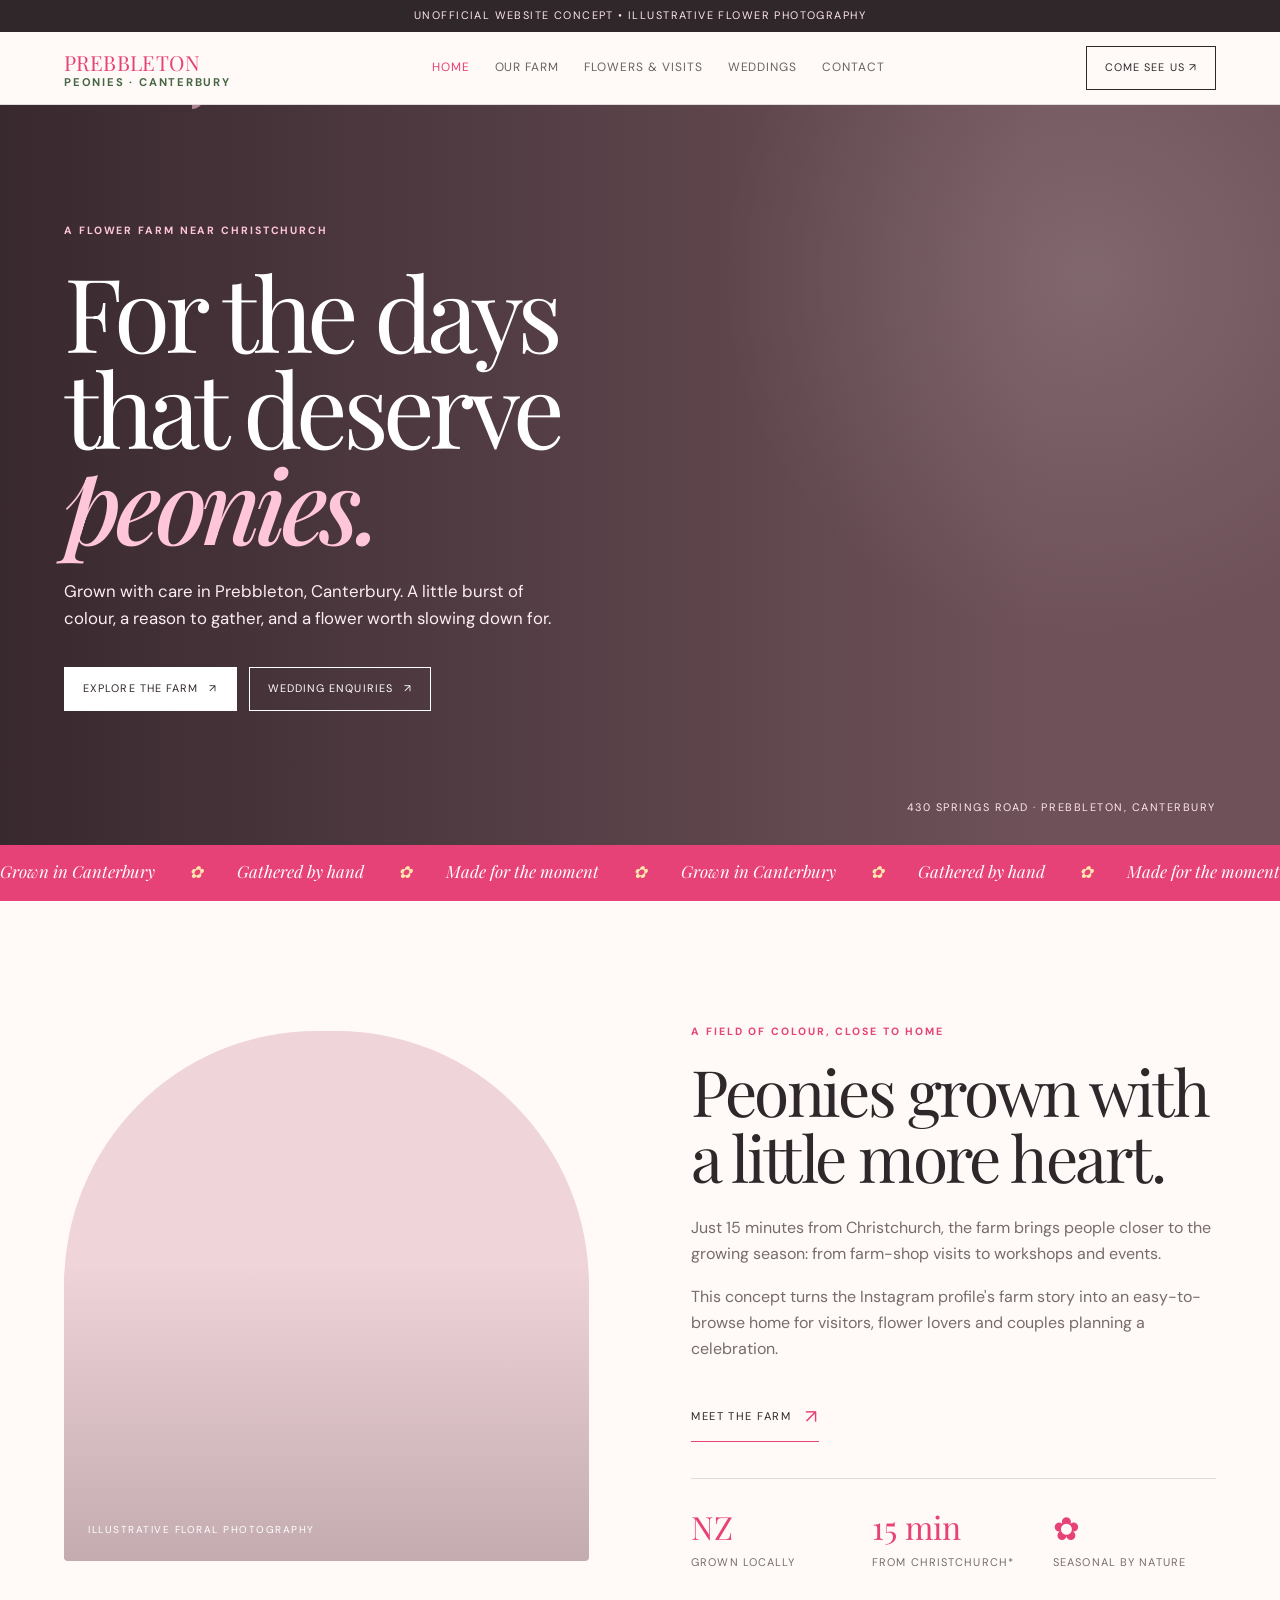
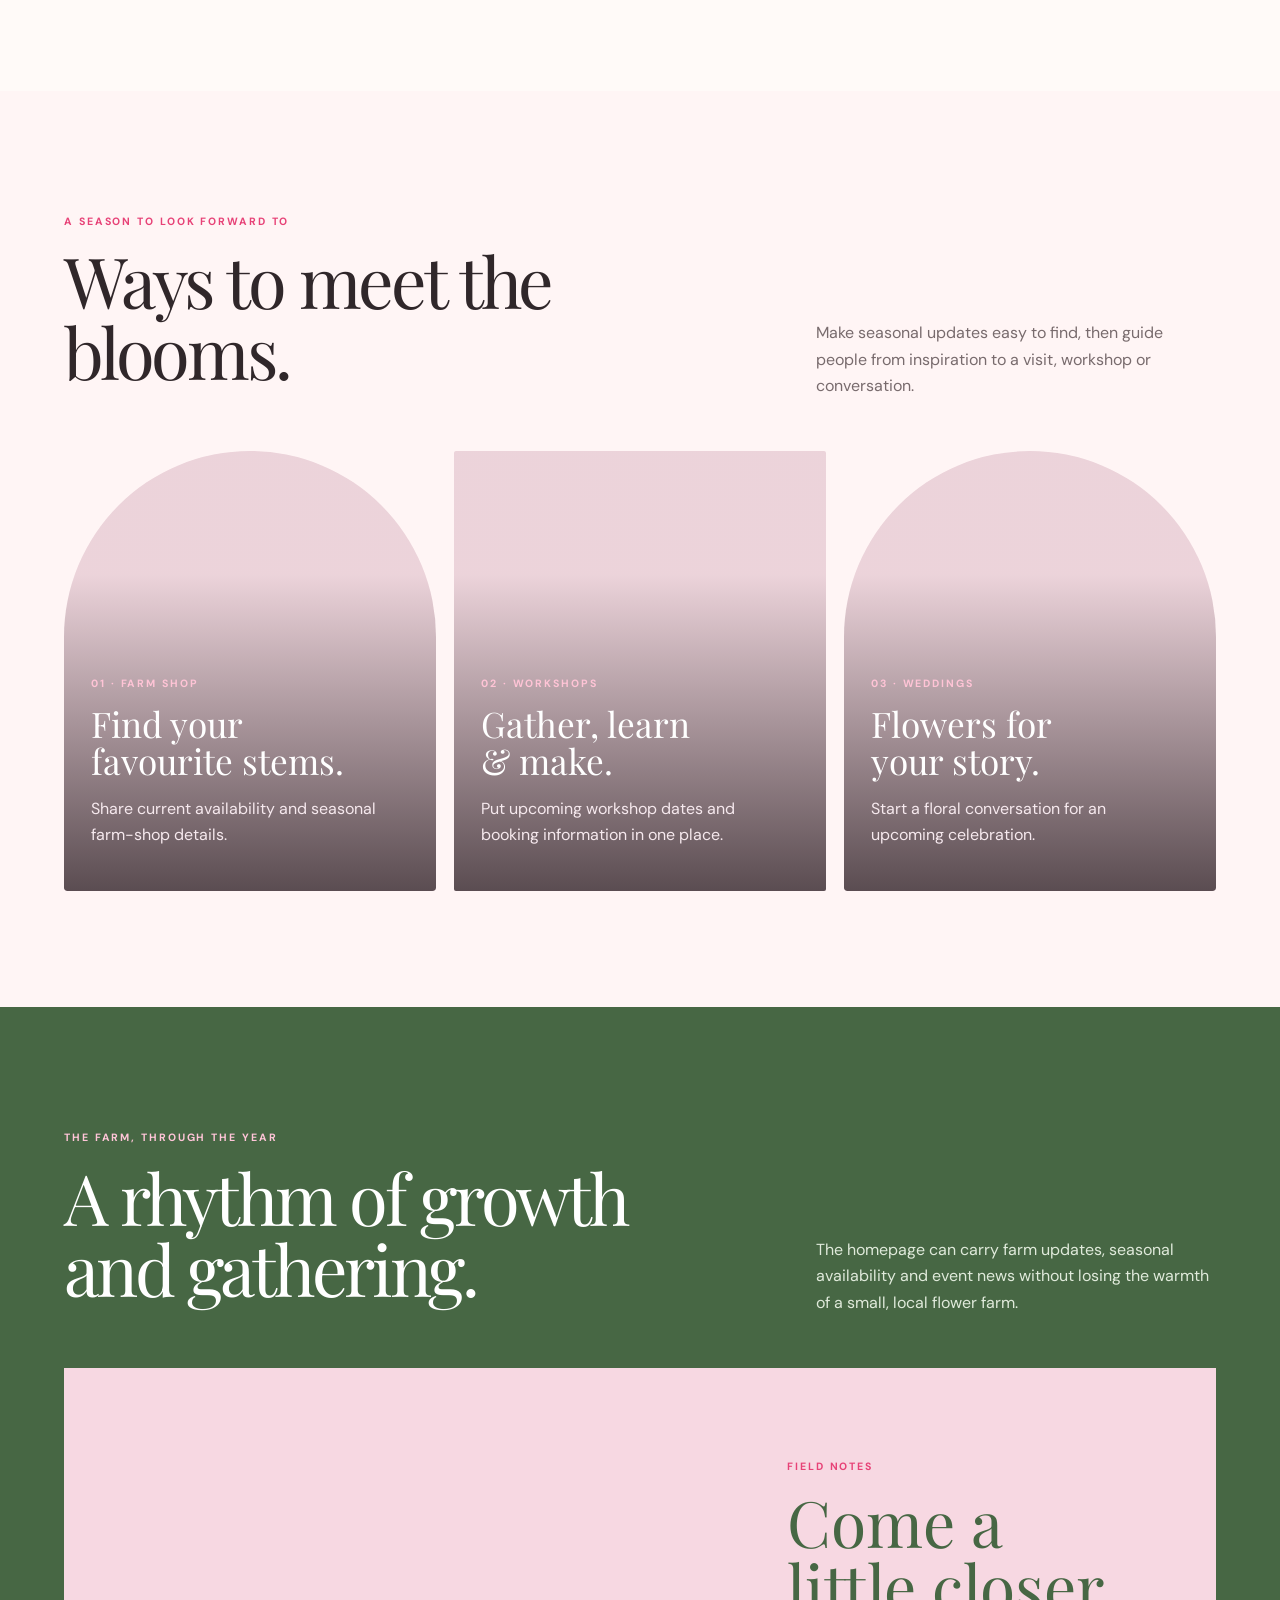
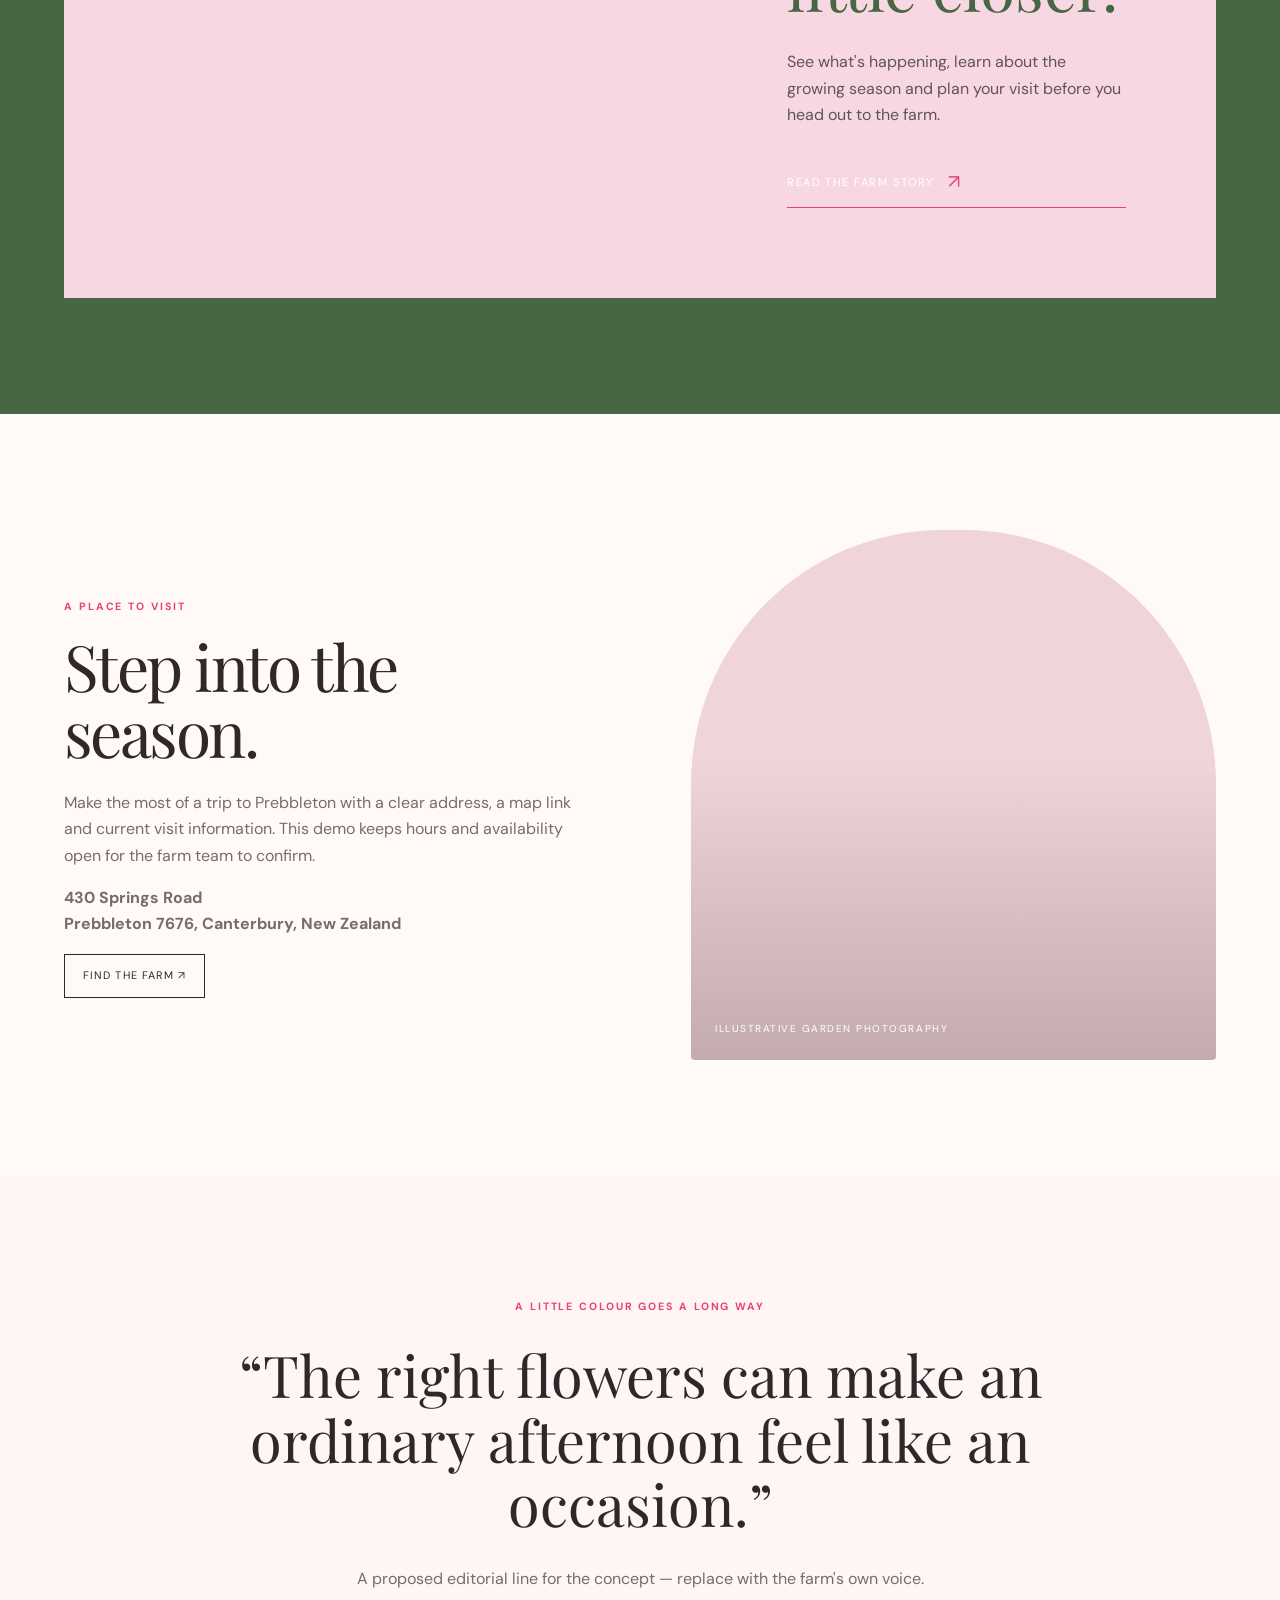
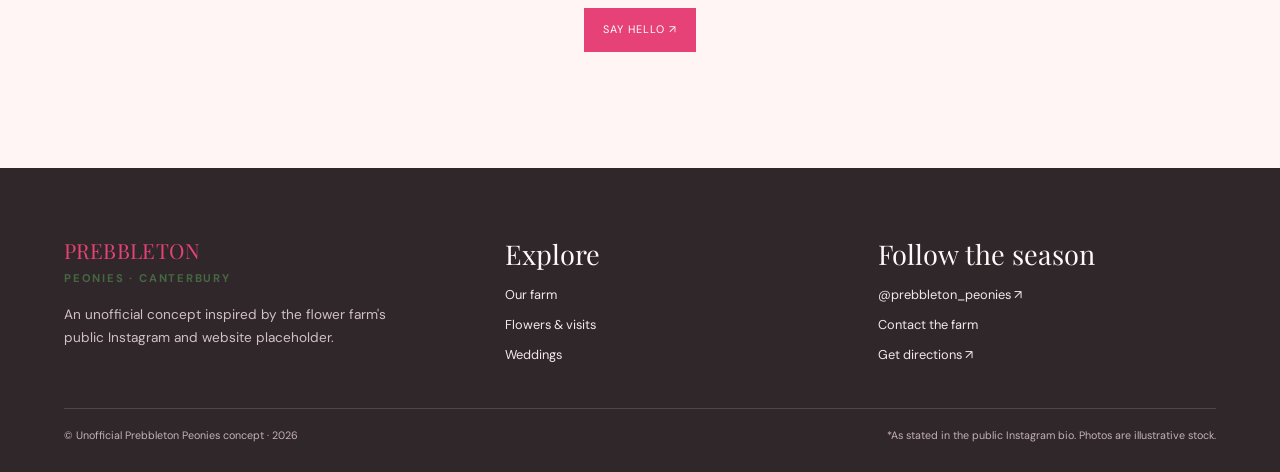
<file: index.html>
<!doctype html><html lang="en"><head><meta charset="utf-8"><meta name="viewport" content="width=device-width,initial-scale=1"><meta name="description" content="An unofficial website concept for Prebbleton Peonies flower farm in Canterbury, New Zealand."><title>Prebbleton Peonies — Grown close to home</title><link rel="stylesheet" href="style.css"></head><body><div class="read-progress"></div><div class="concept-note">Unofficial website concept • illustrative flower photography</div><header class="site-header"><div class="nav-wrap"><a class="brand" href="index.html"><b>PREBBLETON</b>PEONIES · CANTERBURY</a><button class="menu-toggle" aria-label="Open menu" aria-expanded="false">☰</button><nav class="site-nav"><a href="index.html" aria-current="page">Home</a><a href="farm.html">Our farm</a><a href="flowers.html">Flowers & visits</a><a href="weddings.html">Weddings</a><a href="contact.html">Contact</a></nav><a class="nav-cta" href="flowers.html">Come see us ↗</a></div></header><main><section class="hero"><i class="petal"></i><i class="petal"></i><i class="petal"></i><div class="hero-inner"><span class="eyebrow" style="color:#ffc5d8">A flower farm near Christchurch</span><h1 class="display">For the days<br>that deserve<br><em>peonies.</em></h1><p class="hero-copy">Grown with care in Prebbleton, Canterbury. A little burst of colour, a reason to gather, and a flower worth slowing down for.</p><div class="hero-actions"><a class="button button--light" href="flowers.html">Explore the farm <span>↗</span></a><a class="button" style="border-color:#fff;color:#fff" href="weddings.html">Wedding enquiries <span>↗</span></a></div></div><div class="hero-meta">430 Springs Road · Prebbleton, Canterbury</div></section><div class="ticker"><div class="ticker-track"><span>Grown in Canterbury</span><span>Gathered by hand</span><span>Made for the moment</span><span>Grown in Canterbury</span><span>Gathered by hand</span><span>Made for the moment</span></div></div><section class="section"><div class="split"><div class="photo photo--field" data-reveal><span class="photo-note">Illustrative floral photography</span></div><div class="content" data-reveal><span class="eyebrow">A field of colour, close to home</span><h2>Peonies grown with a little more heart.</h2><p>Just 15 minutes from Christchurch, the farm brings people closer to the growing season: from farm-shop visits to workshops and events.</p><p>This concept turns the Instagram profile's farm story into an easy-to-browse home for visitors, flower lovers and couples planning a celebration.</p><a class="text-link" href="farm.html">Meet the farm <span>↗</span></a><div class="stats"><div class="stat"><strong>NZ</strong><span>Grown locally</span></div><div class="stat"><strong>15 min</strong><span>From Christchurch*</span></div><div class="stat"><strong>✿</strong><span>Seasonal by nature</span></div></div></div></div></section><section class="section section--cream"><div class="section-head" data-reveal><div><span class="eyebrow">A season to look forward to</span><h2>Ways to meet the blooms.</h2></div><p>Make seasonal updates easy to find, then guide people from inspiration to a visit, workshop or conversation.</p></div><div class="cards"><a class="card card--round" style="--image:url('https://images.unsplash.com/photo-1490750967868-88aa4486c946?auto=format&fit=crop&w=900&q=85')" href="flowers.html" data-reveal><div class="card-body"><span class="eyebrow">01 · Farm shop</span><h3>Find your<br>favourite stems.</h3><p>Share current availability and seasonal farm-shop details.</p></div></a><a class="card" style="--image:url('https://images.unsplash.com/photo-1518895949257-7621c3c786d7?auto=format&fit=crop&w=900&q=85')" href="flowers.html" data-reveal><div class="card-body"><span class="eyebrow">02 · Workshops</span><h3>Gather, learn<br>& make.</h3><p>Put upcoming workshop dates and booking information in one place.</p></div></a><a class="card card--round" style="--image:url('https://images.unsplash.com/photo-1464366400600-7168b8af9bc3?auto=format&fit=crop&w=900&q=85')" href="weddings.html" data-reveal><div class="card-body"><span class="eyebrow">03 · Weddings</span><h3>Flowers for<br>your story.</h3><p>Start a floral conversation for an upcoming celebration.</p></div></a></div></section><section class="section section--leaf"><div class="section-head" data-reveal><div><span class="eyebrow" style="color:#ffc5d8">The farm, through the year</span><h2>A rhythm of growth<br>and gathering.</h2></div><p>The homepage can carry farm updates, seasonal availability and event news without losing the warmth of a small, local flower farm.</p></div><div class="feature-band" data-reveal><div class="feature-band__image"></div><div class="feature-band__copy"><span class="eyebrow">Field notes</span><h2>Come a little closer.</h2><p>See what's happening, learn about the growing season and plan your visit before you head out to the farm.</p><a class="text-link" href="farm.html">Read the farm story <span>↗</span></a></div></div></section><section class="section"><div class="split"><div class="content" data-reveal><span class="eyebrow">A place to visit</span><h2>Step into the season.</h2><p>Make the most of a trip to Prebbleton with a clear address, a map link and current visit information. This demo keeps hours and availability open for the farm team to confirm.</p><p><strong>430 Springs Road<br>Prebbleton 7676, Canterbury, New Zealand</strong></p><a class="button" href="https://maps.google.com/?q=430+Springs+Road+Prebbleton+7676" target="_blank" rel="noreferrer">Find the farm ↗</a></div><div class="photo photo--farm" data-reveal><span class="photo-note">Illustrative garden photography</span></div></div></section><section class="section section--cream"><div class="quote-panel" data-reveal><span class="eyebrow">A little colour goes a long way</span><blockquote>“The right flowers can make an ordinary afternoon feel like an occasion.”</blockquote><p style="color:var(--muted)">A proposed editorial line for the concept — replace with the farm's own voice.</p><a class="button button--pink" href="contact.html">Say hello ↗</a></div></section></main><footer class="foot"><div class="foot-inner"><div><a class="brand" href="index.html"><b>PREBBLETON</b>PEONIES · CANTERBURY</a><p>An unofficial concept inspired by the flower farm's public Instagram and website placeholder.</p></div><div><h3>Explore</h3><div class="foot-links"><a href="farm.html">Our farm</a><a href="flowers.html">Flowers & visits</a><a href="weddings.html">Weddings</a></div></div><div><h3>Follow the season</h3><div class="foot-links"><a href="https://www.instagram.com/prebbleton_peonies/" target="_blank" rel="noreferrer">@prebbleton_peonies ↗</a><a href="contact.html">Contact the farm</a><a href="https://maps.google.com/?q=430+Springs+Road+Prebbleton+7676" target="_blank" rel="noreferrer">Get directions ↗</a></div></div></div><div class="foot-bottom"><span>© Unofficial Prebbleton Peonies concept · 2026</span><span>*As stated in the public Instagram bio. Photos are illustrative stock.</span></div></footer><div class="toast" role="status"></div><script src="motion.js"></script></body></html>
</file>
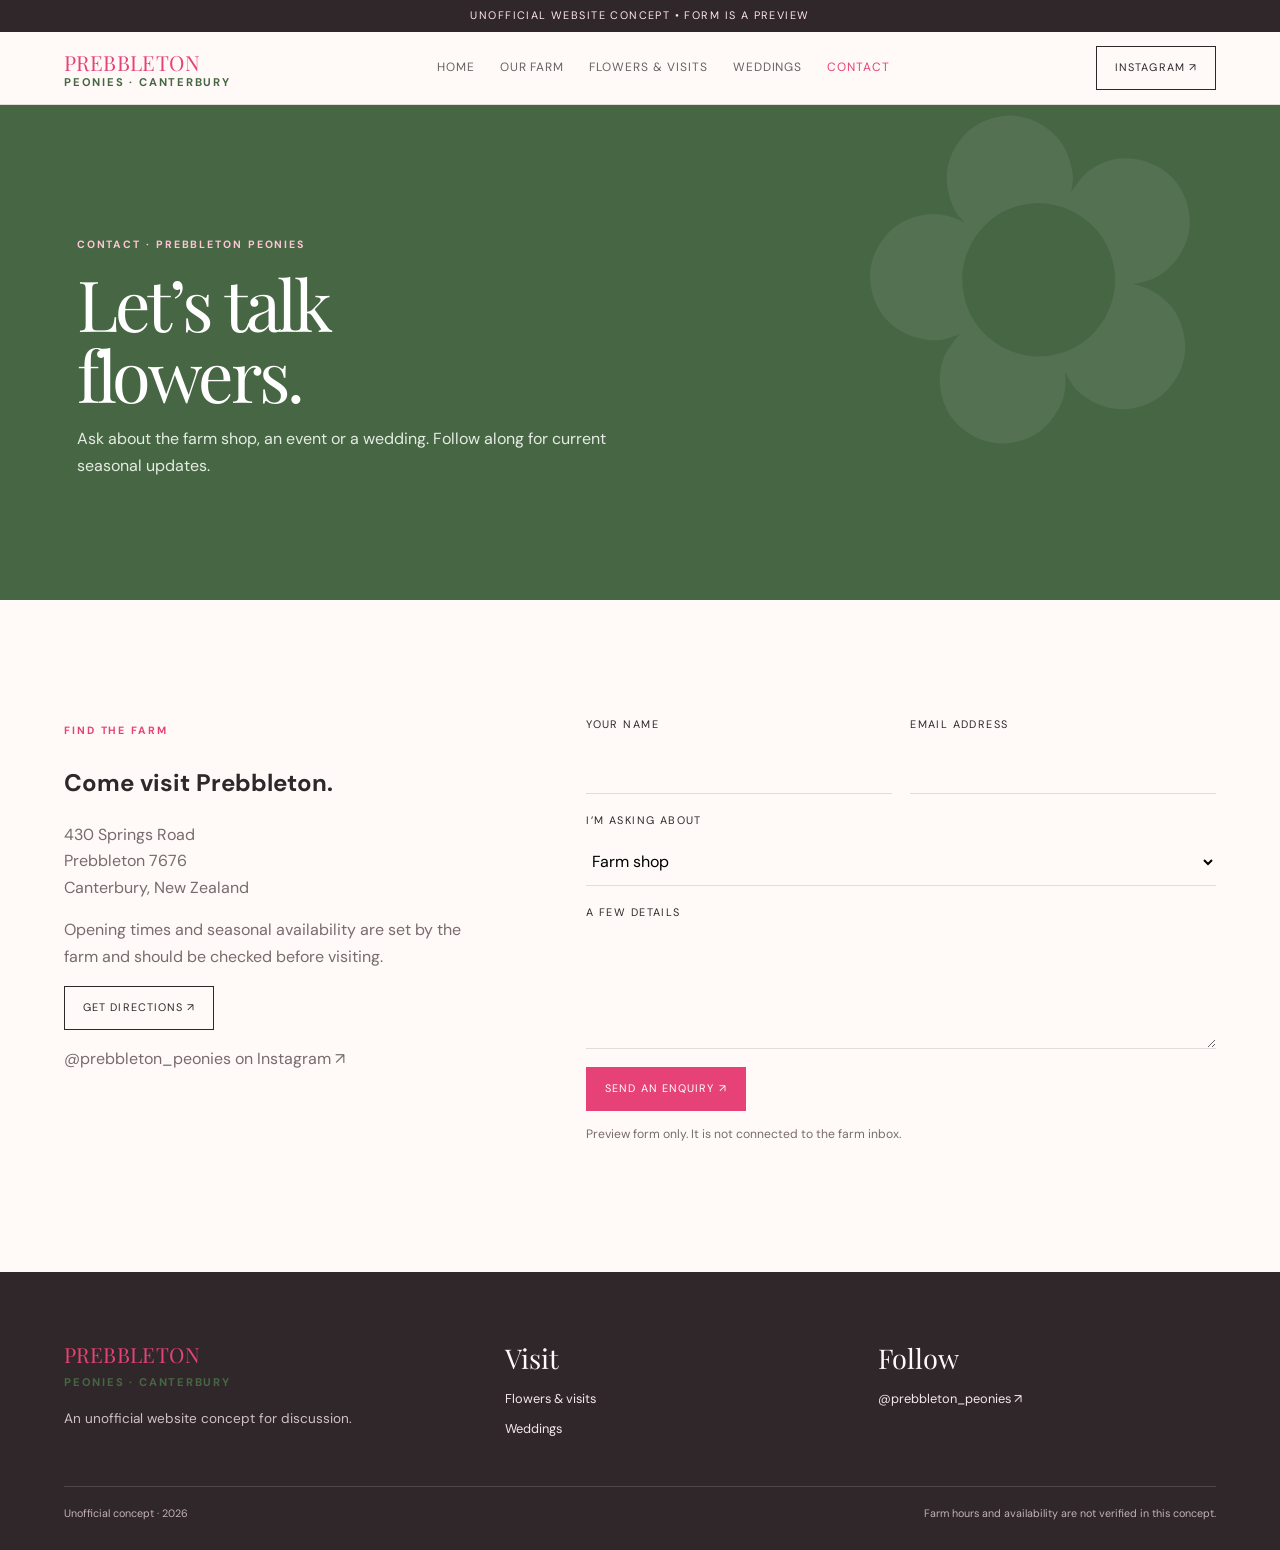
<file: contact.html>
<!doctype html><html lang="en"><head><meta charset="utf-8"><meta name="viewport" content="width=device-width,initial-scale=1"><title>Contact — Prebbleton Peonies Concept</title><link rel="stylesheet" href="style.css"></head><body><div class="read-progress"></div><div class="concept-note">Unofficial website concept • form is a preview</div><header class="site-header"><div class="nav-wrap"><a class="brand" href="index.html"><b>PREBBLETON</b>PEONIES · CANTERBURY</a><button class="menu-toggle" aria-label="Open menu" aria-expanded="false">☰</button><nav class="site-nav"><a href="index.html">Home</a><a href="farm.html">Our farm</a><a href="flowers.html">Flowers & visits</a><a href="weddings.html">Weddings</a><a href="contact.html" aria-current="page">Contact</a></nav><a class="nav-cta" href="https://www.instagram.com/prebbleton_peonies/" target="_blank" rel="noreferrer">Instagram ↗</a></div></header><main><section class="page-hero"><div class="inner"><span class="eyebrow">Contact · Prebbleton Peonies</span><h1>Let’s talk<br>flowers.</h1><p>Ask about the farm shop, an event or a wedding. Follow along for current seasonal updates.</p></div></section><section class="section"><div class="contact-grid"><div class="contact-details" data-reveal><span class="eyebrow">Find the farm</span><h2>Come visit Prebbleton.</h2><p>430 Springs Road<br>Prebbleton 7676<br>Canterbury, New Zealand</p><p>Opening times and seasonal availability are set by the farm and should be checked before visiting.</p><a class="button" href="https://maps.google.com/?q=430+Springs+Road+Prebbleton+7676" target="_blank" rel="noreferrer">Get directions ↗</a><p><a href="https://www.instagram.com/prebbleton_peonies/" target="_blank" rel="noreferrer">@prebbleton_peonies on Instagram ↗</a></p></div><form class="contact-form" data-demo-form data-reveal><div class="field"><label for="name">Your name</label><input id="name" name="name" required autocomplete="name"></div><div class="field"><label for="email">Email address</label><input id="email" name="email" type="email" required autocomplete="email"></div><div class="field field--full"><label for="subject">I’m asking about</label><select id="subject"><option>Farm shop</option><option>Workshop or event</option><option>Wedding flowers</option><option>Something else</option></select></div><div class="field field--full"><label for="message">A few details</label><textarea id="message" required></textarea></div><div class="field--full"><button class="button button--pink" type="submit">Send an enquiry ↗</button><p style="font-size:.76rem;color:var(--muted)">Preview form only. It is not connected to the farm inbox.</p></div></form></div></section></main><footer class="foot"><div class="foot-inner"><div><a class="brand" href="index.html"><b>PREBBLETON</b>PEONIES · CANTERBURY</a><p>An unofficial website concept for discussion.</p></div><div><h3>Visit</h3><div class="foot-links"><a href="flowers.html">Flowers & visits</a><a href="weddings.html">Weddings</a></div></div><div><h3>Follow</h3><div class="foot-links"><a href="https://www.instagram.com/prebbleton_peonies/" target="_blank" rel="noreferrer">@prebbleton_peonies ↗</a></div></div></div><div class="foot-bottom"><span>Unofficial concept · 2026</span><span>Farm hours and availability are not verified in this concept.</span></div></footer><div class="toast" role="status"></div><script src="motion.js"></script></body></html>
</file>
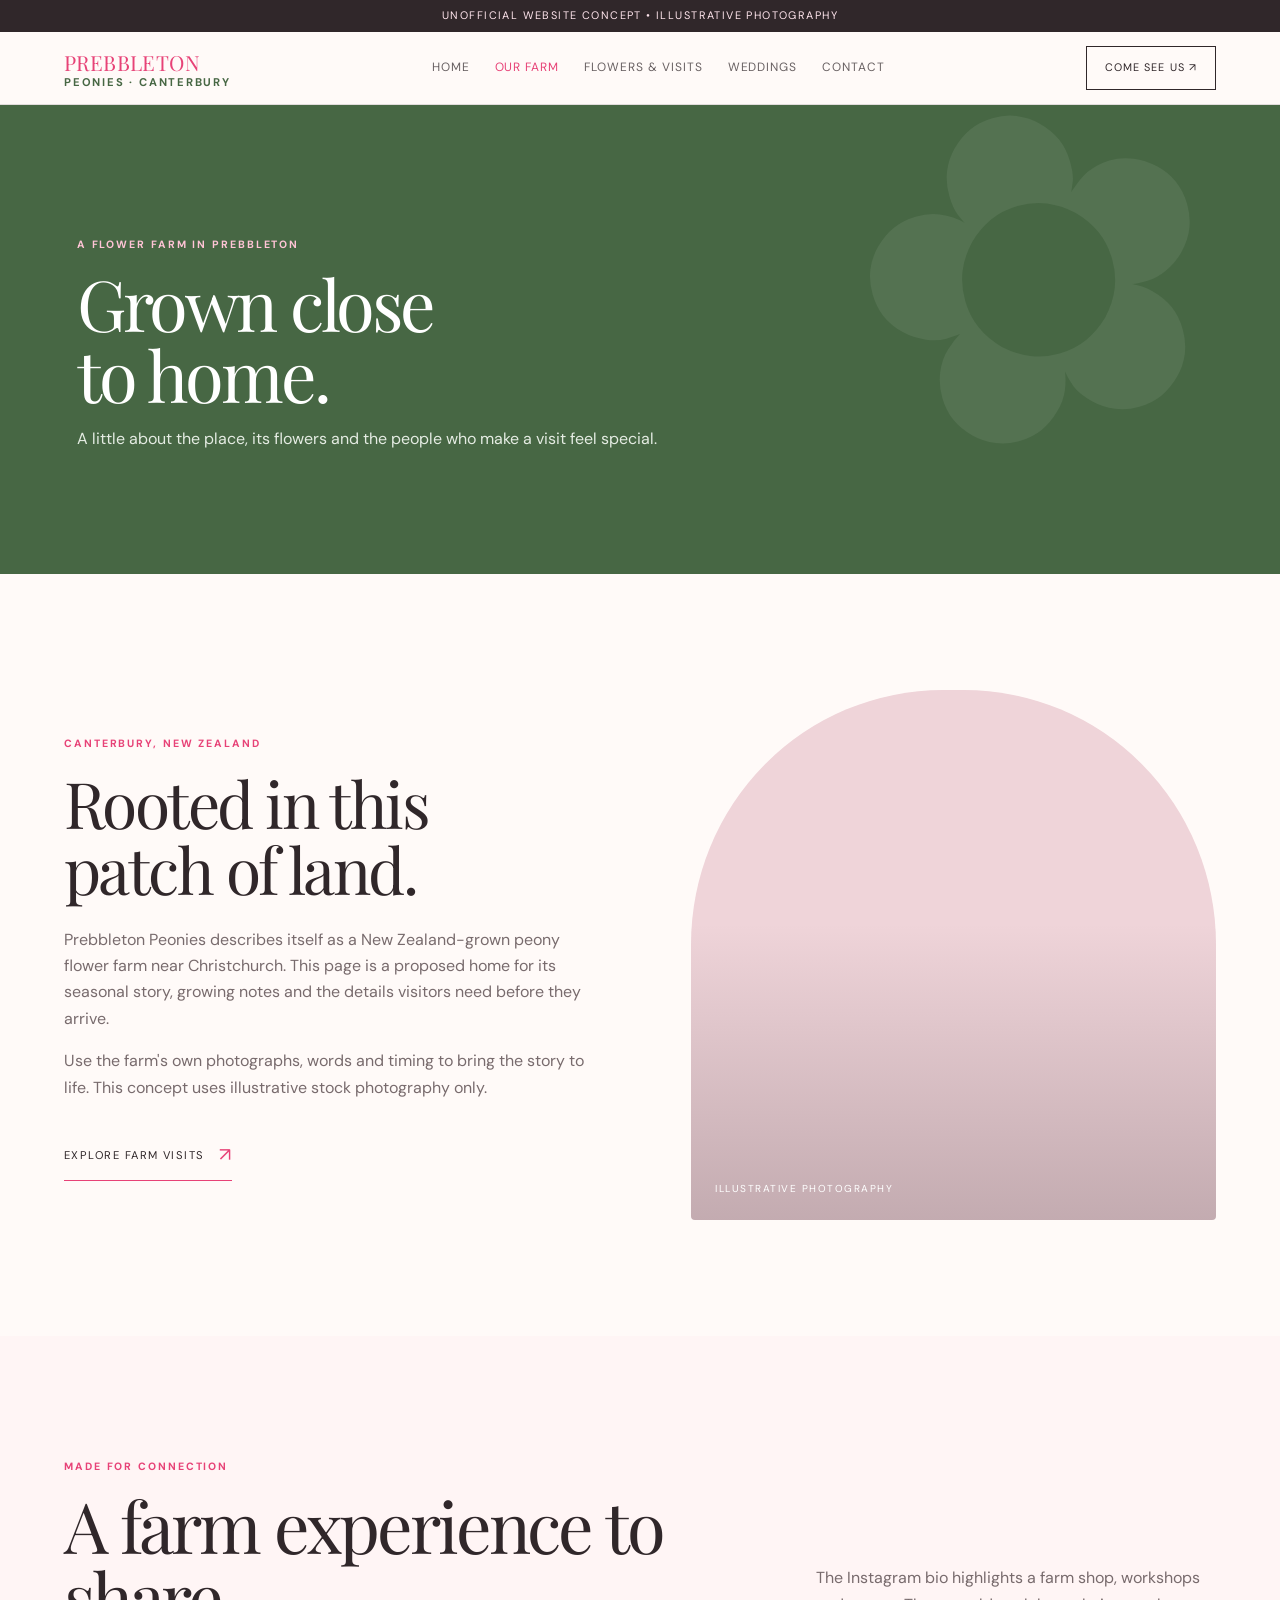
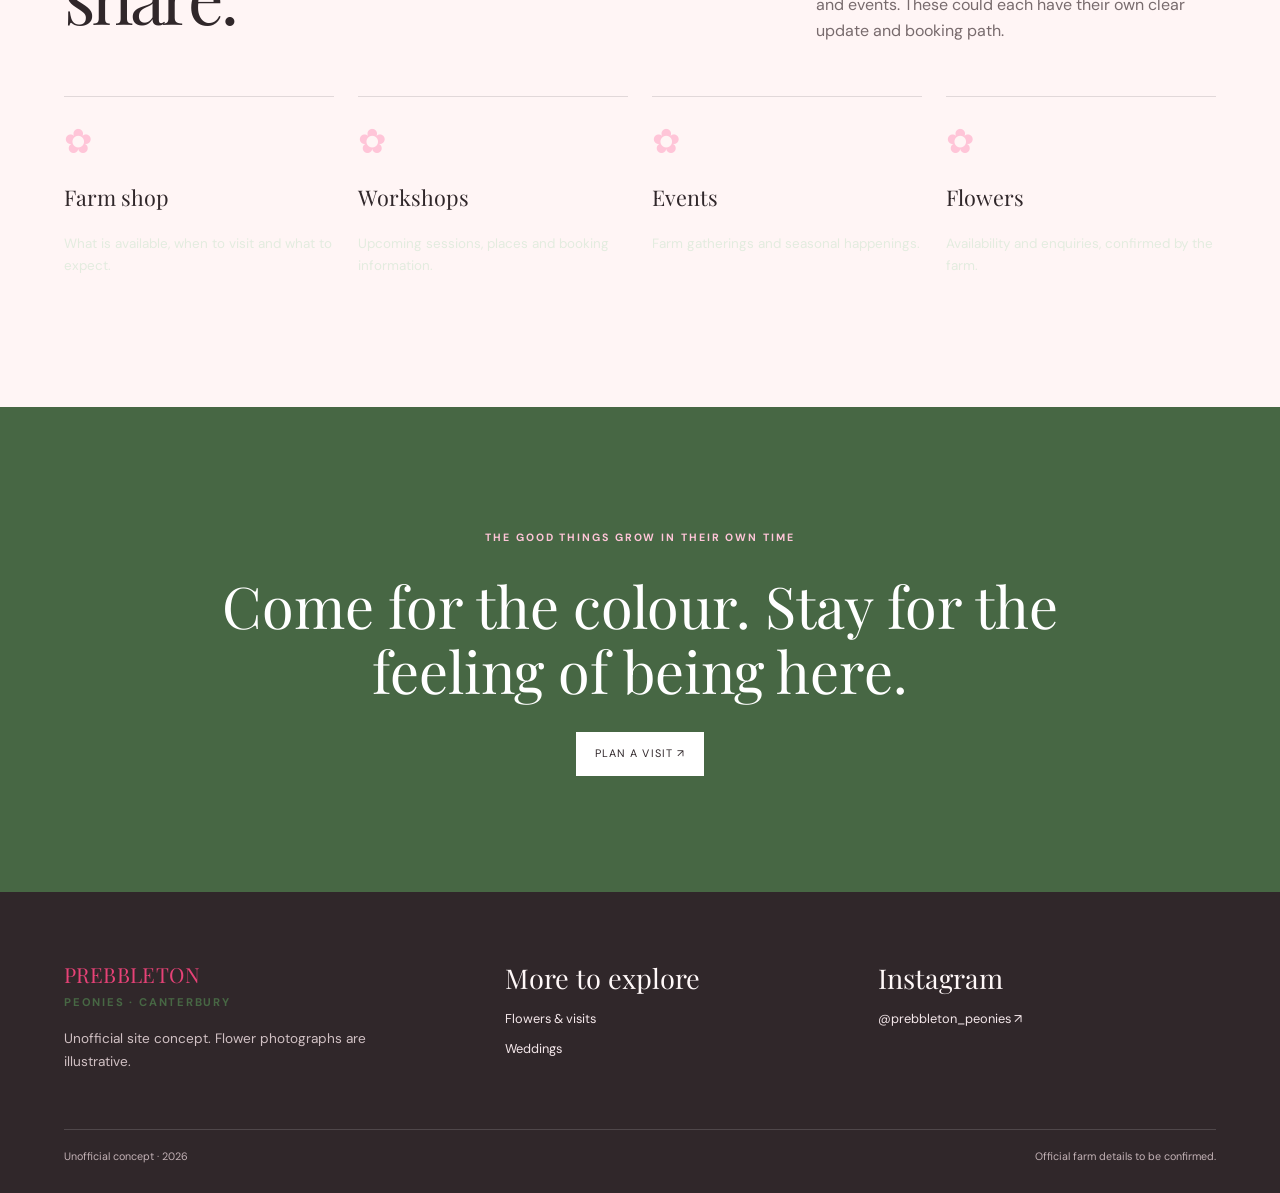
<file: farm.html>
<!doctype html><html lang="en"><head><meta charset="utf-8"><meta name="viewport" content="width=device-width,initial-scale=1"><title>Our Farm — Prebbleton Peonies Concept</title><link rel="stylesheet" href="style.css"></head><body><div class="read-progress"></div><div class="concept-note">Unofficial website concept • illustrative photography</div><header class="site-header"><div class="nav-wrap"><a class="brand" href="index.html"><b>PREBBLETON</b>PEONIES · CANTERBURY</a><button class="menu-toggle" aria-label="Open menu" aria-expanded="false">☰</button><nav class="site-nav"><a href="index.html">Home</a><a href="farm.html" aria-current="page">Our farm</a><a href="flowers.html">Flowers & visits</a><a href="weddings.html">Weddings</a><a href="contact.html">Contact</a></nav><a class="nav-cta" href="flowers.html">Come see us ↗</a></div></header><main><section class="page-hero"><div class="inner"><span class="eyebrow">A flower farm in Prebbleton</span><h1>Grown close<br>to home.</h1><p>A little about the place, its flowers and the people who make a visit feel special.</p></div></section><section class="section"><div class="split"><div class="content" data-reveal><span class="eyebrow">Canterbury, New Zealand</span><h2>Rooted in this patch of land.</h2><p>Prebbleton Peonies describes itself as a New Zealand-grown peony flower farm near Christchurch. This page is a proposed home for its seasonal story, growing notes and the details visitors need before they arrive.</p><p>Use the farm's own photographs, words and timing to bring the story to life. This concept uses illustrative stock photography only.</p><a class="text-link" href="flowers.html">Explore farm visits <span>↗</span></a></div><div class="photo photo--field" data-reveal><span class="photo-note">Illustrative photography</span></div></div></section><section class="section section--cream"><div class="section-head"><div><span class="eyebrow">Made for connection</span><h2>A farm experience to share.</h2></div><p>The Instagram bio highlights a farm shop, workshops and events. These could each have their own clear update and booking path.</p></div><div class="steps"><div class="step" style="border-color:var(--line)"><b>✿</b><h3>Farm shop</h3><p>What is available, when to visit and what to expect.</p></div><div class="step" style="border-color:var(--line)"><b>✿</b><h3>Workshops</h3><p>Upcoming sessions, places and booking information.</p></div><div class="step" style="border-color:var(--line)"><b>✿</b><h3>Events</h3><p>Farm gatherings and seasonal happenings.</p></div><div class="step" style="border-color:var(--line)"><b>✿</b><h3>Flowers</h3><p>Availability and enquiries, confirmed by the farm.</p></div></div></section><section class="section section--leaf"><div class="quote-panel"><span class="eyebrow" style="color:#ffc5d8">The good things grow in their own time</span><blockquote>Come for the colour. Stay for the feeling of being here.</blockquote><a class="button button--light" href="contact.html">Plan a visit ↗</a></div></section></main><footer class="foot"><div class="foot-inner"><div><a class="brand" href="index.html"><b>PREBBLETON</b>PEONIES · CANTERBURY</a><p>Unofficial site concept. Flower photographs are illustrative.</p></div><div><h3>More to explore</h3><div class="foot-links"><a href="flowers.html">Flowers & visits</a><a href="weddings.html">Weddings</a></div></div><div><h3>Instagram</h3><div class="foot-links"><a href="https://www.instagram.com/prebbleton_peonies/" target="_blank" rel="noreferrer">@prebbleton_peonies ↗</a></div></div></div><div class="foot-bottom"><span>Unofficial concept · 2026</span><span>Official farm details to be confirmed.</span></div></footer><div class="toast" role="status"></div><script src="motion.js"></script></body></html>
</file>
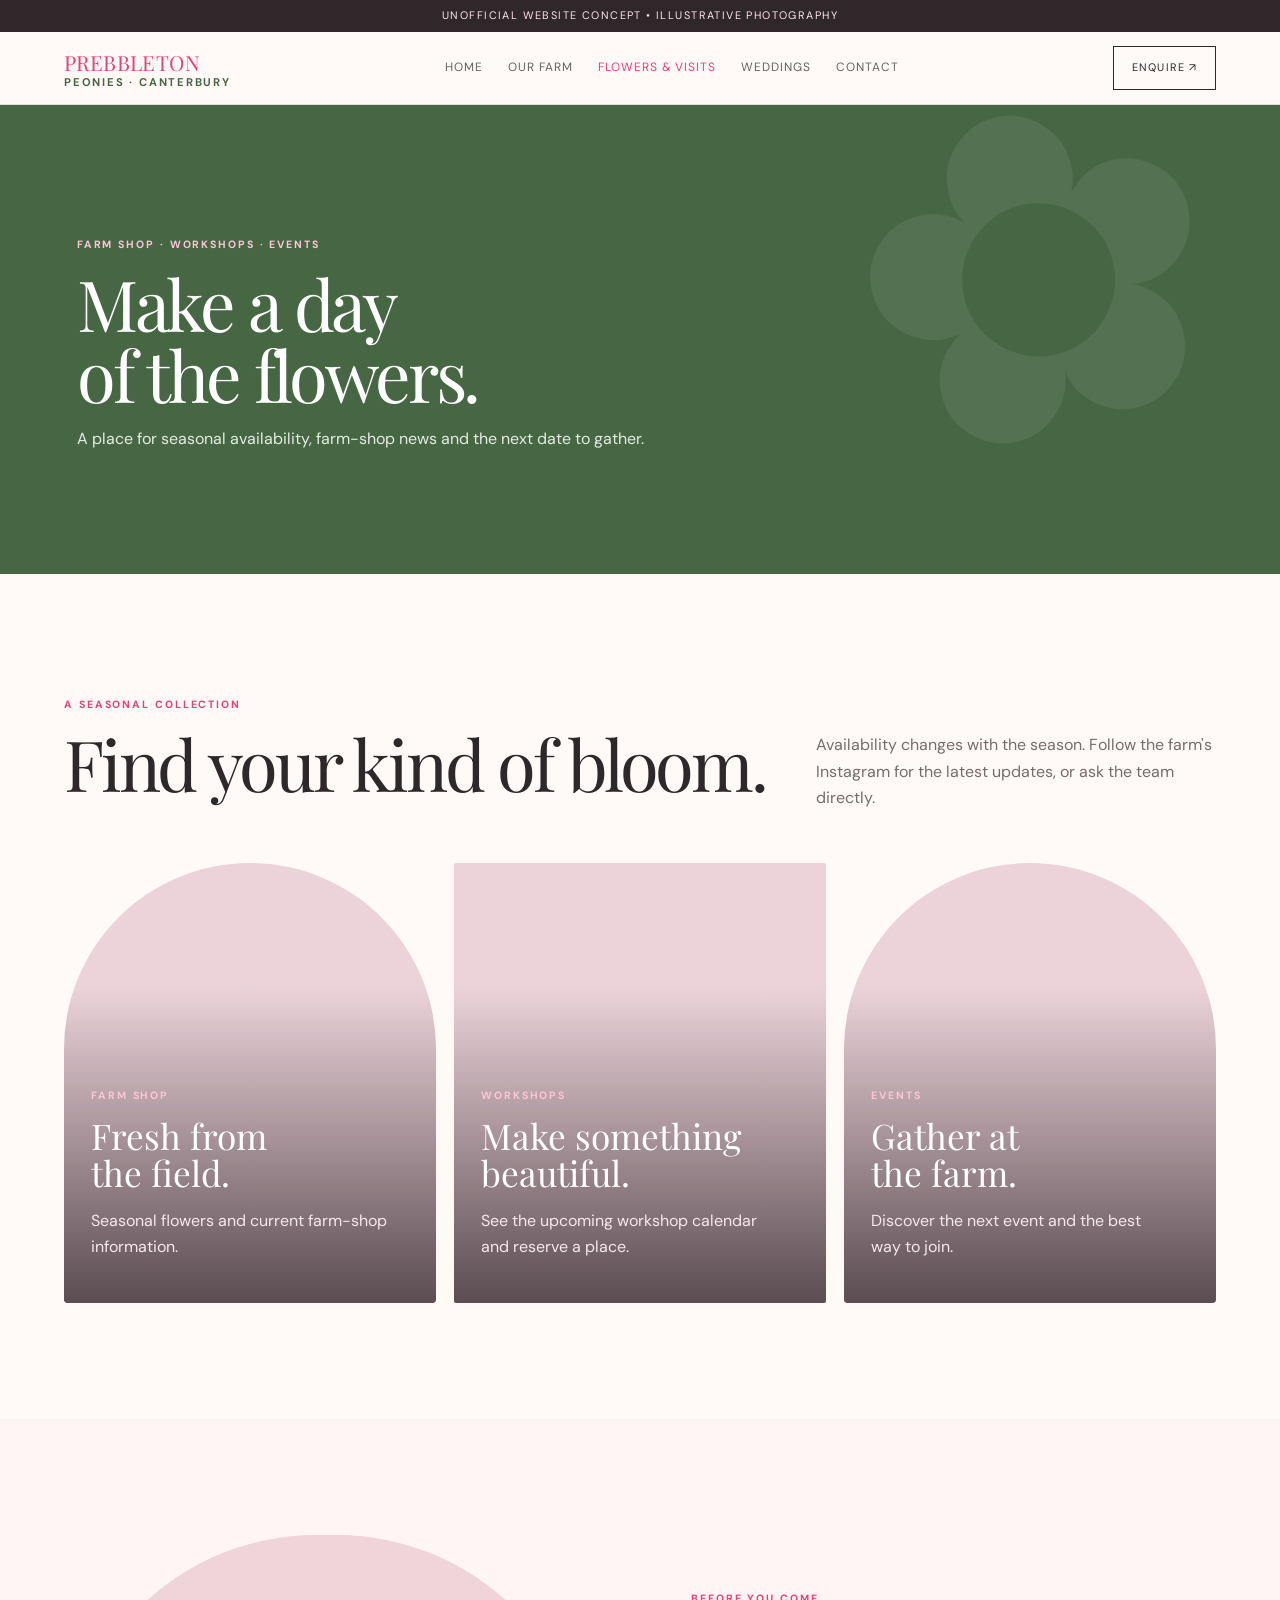
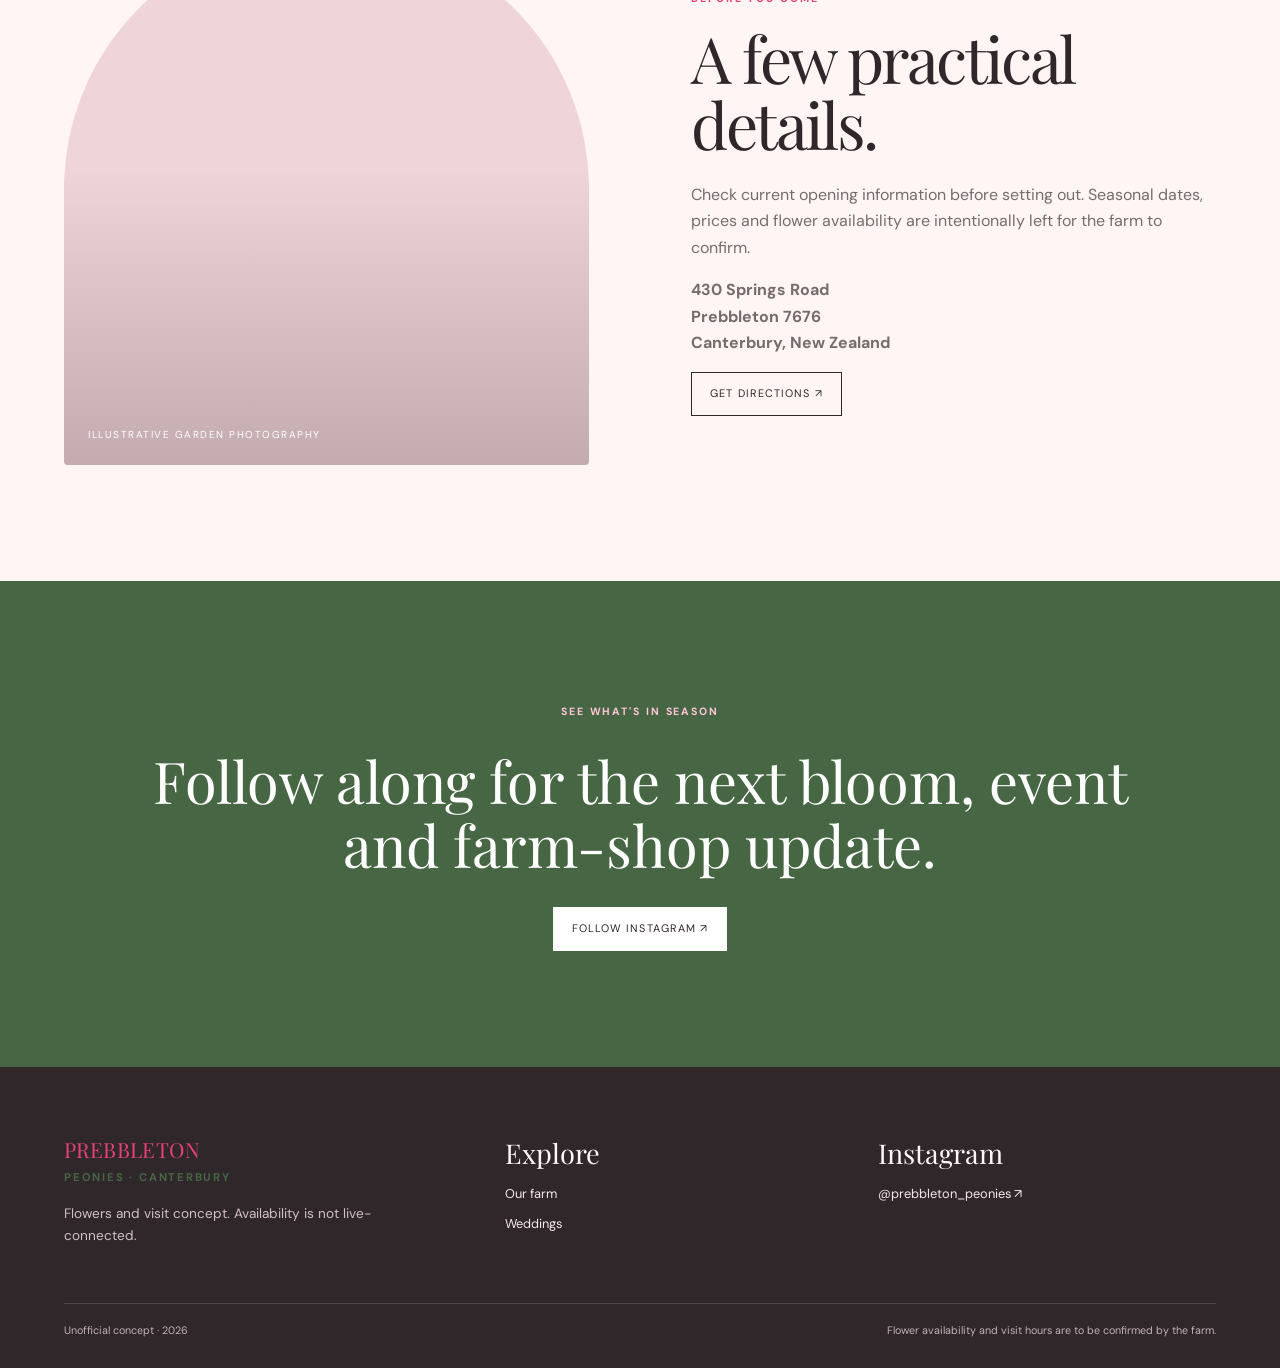
<file: flowers.html>
<!doctype html><html lang="en"><head><meta charset="utf-8"><meta name="viewport" content="width=device-width,initial-scale=1"><title>Flowers & Visits — Prebbleton Peonies Concept</title><link rel="stylesheet" href="style.css"></head><body><div class="read-progress"></div><div class="concept-note">Unofficial website concept • illustrative photography</div><header class="site-header"><div class="nav-wrap"><a class="brand" href="index.html"><b>PREBBLETON</b>PEONIES · CANTERBURY</a><button class="menu-toggle" aria-label="Open menu" aria-expanded="false">☰</button><nav class="site-nav"><a href="index.html">Home</a><a href="farm.html">Our farm</a><a href="flowers.html" aria-current="page">Flowers & visits</a><a href="weddings.html">Weddings</a><a href="contact.html">Contact</a></nav><a class="nav-cta" href="contact.html">Enquire ↗</a></div></header><main><section class="page-hero"><div class="inner"><span class="eyebrow">Farm shop · workshops · events</span><h1>Make a day<br>of the flowers.</h1><p>A place for seasonal availability, farm-shop news and the next date to gather.</p></div></section><section class="section"><div class="section-head"><div><span class="eyebrow">A seasonal collection</span><h2>Find your kind of bloom.</h2></div><p>Availability changes with the season. Follow the farm's Instagram for the latest updates, or ask the team directly.</p></div><div class="cards"><article class="card card--round" style="--image:url('https://images.unsplash.com/photo-1490750967868-88aa4486c946?auto=format&fit=crop&w=900&q=85')" data-reveal><div class="card-body"><span class="eyebrow">Farm shop</span><h3>Fresh from<br>the field.</h3><p>Seasonal flowers and current farm-shop information.</p></div></article><article class="card" style="--image:url('https://images.unsplash.com/photo-1518895949257-7621c3c786d7?auto=format&fit=crop&w=900&q=85')" data-reveal><div class="card-body"><span class="eyebrow">Workshops</span><h3>Make something<br>beautiful.</h3><p>See the upcoming workshop calendar and reserve a place.</p></div></article><article class="card card--round" style="--image:url('https://images.unsplash.com/photo-1464366400600-7168b8af9bc3?auto=format&fit=crop&w=900&q=85')" data-reveal><div class="card-body"><span class="eyebrow">Events</span><h3>Gather at<br>the farm.</h3><p>Discover the next event and the best way to join.</p></div></article></div></section><section class="section section--cream"><div class="split"><div class="photo photo--farm" data-reveal><span class="photo-note">Illustrative garden photography</span></div><div class="content" data-reveal><span class="eyebrow">Before you come</span><h2>A few practical details.</h2><p>Check current opening information before setting out. Seasonal dates, prices and flower availability are intentionally left for the farm to confirm.</p><p><strong>430 Springs Road<br>Prebbleton 7676<br>Canterbury, New Zealand</strong></p><a class="button" href="https://maps.google.com/?q=430+Springs+Road+Prebbleton+7676" target="_blank" rel="noreferrer">Get directions ↗</a></div></div></section><section class="section section--leaf"><div class="quote-panel"><span class="eyebrow" style="color:#ffc5d8">See what's in season</span><blockquote>Follow along for the next bloom, event and farm-shop update.</blockquote><a class="button button--light" href="https://www.instagram.com/prebbleton_peonies/" target="_blank" rel="noreferrer">Follow Instagram ↗</a></div></section></main><footer class="foot"><div class="foot-inner"><div><a class="brand" href="index.html"><b>PREBBLETON</b>PEONIES · CANTERBURY</a><p>Flowers and visit concept. Availability is not live-connected.</p></div><div><h3>Explore</h3><div class="foot-links"><a href="farm.html">Our farm</a><a href="weddings.html">Weddings</a></div></div><div><h3>Instagram</h3><div class="foot-links"><a href="https://www.instagram.com/prebbleton_peonies/" target="_blank" rel="noreferrer">@prebbleton_peonies ↗</a></div></div></div><div class="foot-bottom"><span>Unofficial concept · 2026</span><span>Flower availability and visit hours are to be confirmed by the farm.</span></div></footer><div class="toast" role="status"></div><script src="motion.js"></script></body></html>
</file>
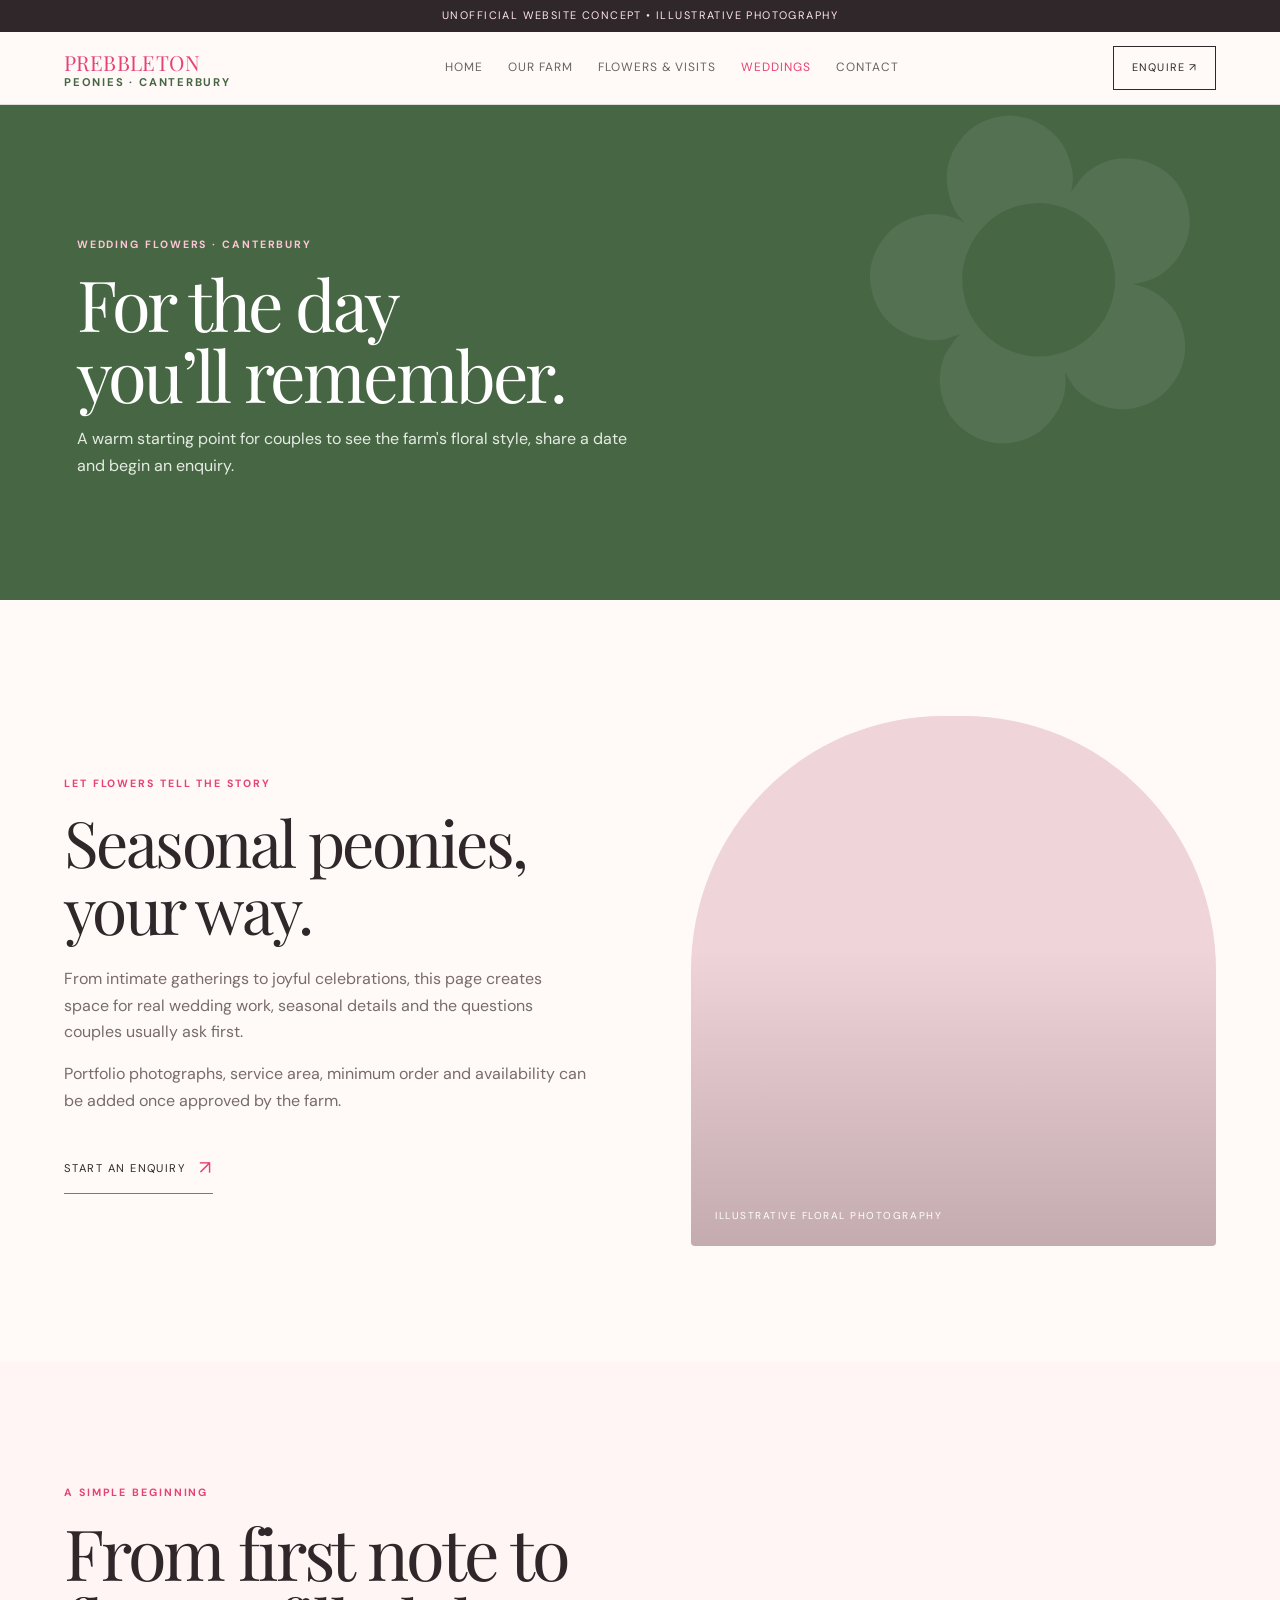
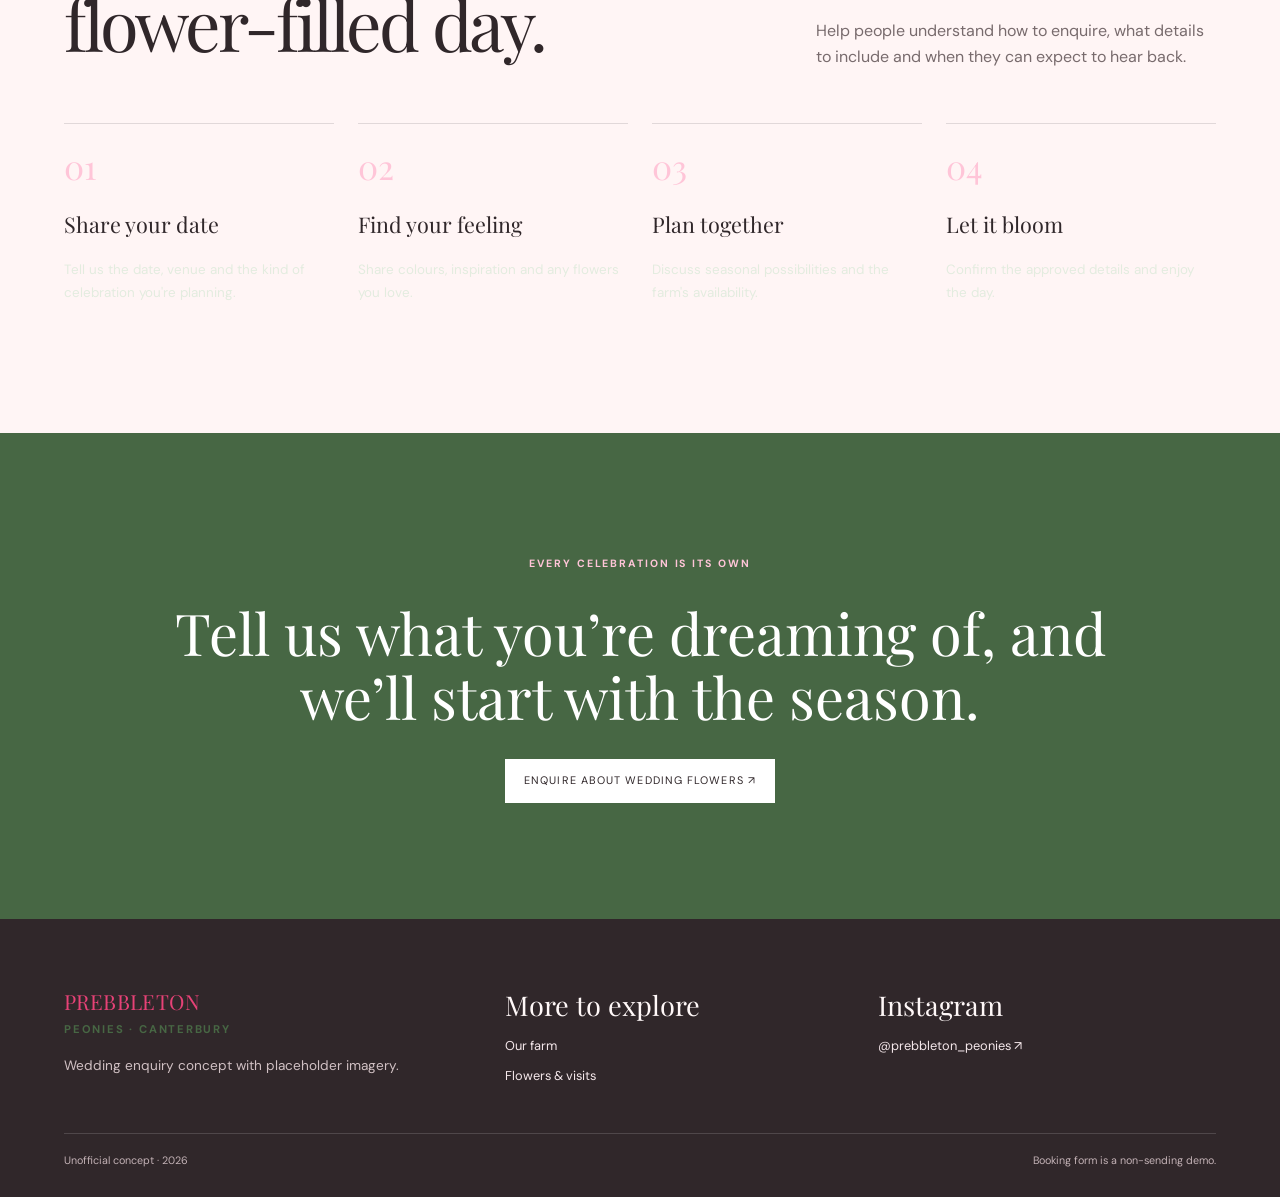
<file: weddings.html>
<!doctype html><html lang="en"><head><meta charset="utf-8"><meta name="viewport" content="width=device-width,initial-scale=1"><title>Weddings — Prebbleton Peonies Concept</title><link rel="stylesheet" href="style.css"></head><body><div class="read-progress"></div><div class="concept-note">Unofficial website concept • illustrative photography</div><header class="site-header"><div class="nav-wrap"><a class="brand" href="index.html"><b>PREBBLETON</b>PEONIES · CANTERBURY</a><button class="menu-toggle" aria-label="Open menu" aria-expanded="false">☰</button><nav class="site-nav"><a href="index.html">Home</a><a href="farm.html">Our farm</a><a href="flowers.html">Flowers & visits</a><a href="weddings.html" aria-current="page">Weddings</a><a href="contact.html">Contact</a></nav><a class="nav-cta" href="contact.html">Enquire ↗</a></div></header><main><section class="page-hero"><div class="inner"><span class="eyebrow">Wedding flowers · Canterbury</span><h1>For the day<br>you’ll remember.</h1><p>A warm starting point for couples to see the farm's floral style, share a date and begin an enquiry.</p></div></section><section class="section"><div class="split"><div class="content" data-reveal><span class="eyebrow">Let flowers tell the story</span><h2>Seasonal peonies, your way.</h2><p>From intimate gatherings to joyful celebrations, this page creates space for real wedding work, seasonal details and the questions couples usually ask first.</p><p>Portfolio photographs, service area, minimum order and availability can be added once approved by the farm.</p><a class="text-link" href="contact.html">Start an enquiry <span>↗</span></a></div><div class="photo photo--bouquet" data-reveal><span class="photo-note">Illustrative floral photography</span></div></div></section><section class="section section--cream"><div class="section-head"><div><span class="eyebrow">A simple beginning</span><h2>From first note to flower-filled day.</h2></div><p>Help people understand how to enquire, what details to include and when they can expect to hear back.</p></div><div class="steps"><div class="step" style="border-color:var(--line)"><b>01</b><h3>Share your date</h3><p>Tell us the date, venue and the kind of celebration you're planning.</p></div><div class="step" style="border-color:var(--line)"><b>02</b><h3>Find your feeling</h3><p>Share colours, inspiration and any flowers you love.</p></div><div class="step" style="border-color:var(--line)"><b>03</b><h3>Plan together</h3><p>Discuss seasonal possibilities and the farm's availability.</p></div><div class="step" style="border-color:var(--line)"><b>04</b><h3>Let it bloom</h3><p>Confirm the approved details and enjoy the day.</p></div></div></section><section class="section section--leaf"><div class="quote-panel"><span class="eyebrow" style="color:#ffc5d8">Every celebration is its own</span><blockquote>Tell us what you’re dreaming of, and we’ll start with the season.</blockquote><a class="button button--light" href="contact.html">Enquire about wedding flowers ↗</a></div></section></main><footer class="foot"><div class="foot-inner"><div><a class="brand" href="index.html"><b>PREBBLETON</b>PEONIES · CANTERBURY</a><p>Wedding enquiry concept with placeholder imagery.</p></div><div><h3>More to explore</h3><div class="foot-links"><a href="farm.html">Our farm</a><a href="flowers.html">Flowers & visits</a></div></div><div><h3>Instagram</h3><div class="foot-links"><a href="https://www.instagram.com/prebbleton_peonies/" target="_blank" rel="noreferrer">@prebbleton_peonies ↗</a></div></div></div><div class="foot-bottom"><span>Unofficial concept · 2026</span><span>Booking form is a non-sending demo.</span></div></footer><div class="toast" role="status"></div><script src="motion.js"></script></body></html>
</file>
<file: style.css>
@import url('https://fonts.googleapis.com/css2?family=DM+Sans:wght@400;500;600;700&family=Playfair+Display:ital,wght@0,500;0,600;0,700;1,500&display=swap');
:root{--ink:#30272a;--cream:#fff5f5;--paper:#fffaf8;--muted:#786b6d;--pink:#e74277;--rose:#f7d8e2;--leaf:#476744;--line:rgba(48,39,42,.14);--serif:"Playfair Display",Georgia,serif;--sans:"DM Sans",Arial,sans-serif}*{box-sizing:border-box}html{scroll-behavior:smooth}body{margin:0;background:var(--paper);color:var(--ink);font:16px/1.65 var(--sans)}a{color:inherit;text-decoration:none}img{display:block;max-width:100%}button,input,textarea,select{font:inherit}.read-progress{height:3px;background:var(--pink);position:fixed;inset:0 auto auto 0;width:100%;transform:scaleX(0);transform-origin:left;z-index:20}.concept-note{padding:7px 20px;text-align:center;background:#30272a;color:#ffe5ed;font-size:.68rem;letter-spacing:.13em;text-transform:uppercase}.site-header{position:sticky;top:3px;z-index:15;background:rgba(255,250,248,.92);backdrop-filter:blur(18px);border-bottom:1px solid var(--line)}.nav-wrap{max-width:1320px;margin:auto;padding:14px 5vw;display:flex;align-items:center;justify-content:space-between;gap:30px}.brand{font-size:.7rem;font-weight:700;letter-spacing:.16em;color:var(--leaf);line-height:1.1}.brand b{display:block;font:1.3rem var(--serif);letter-spacing:.02em;color:var(--pink)}.site-nav{display:flex;align-items:center;gap:25px;font-size:.75rem;text-transform:uppercase;letter-spacing:.08em}.site-nav a{opacity:.72;transition:.2s}.site-nav a:hover,.site-nav a[aria-current=page]{opacity:1;color:var(--pink)}.nav-cta,.button{display:inline-flex;align-items:center;justify-content:center;gap:11px;border:1px solid var(--ink);padding:12px 18px;text-transform:uppercase;letter-spacing:.1em;font-size:.68rem;transition:.25s;background:transparent;color:var(--ink)}.button:hover,.nav-cta:hover{background:var(--pink);border-color:var(--pink);color:#fff;transform:translateY(-2px)}.button--light{background:#fff;color:var(--ink);border-color:#fff}.button--light:hover{background:var(--leaf);border-color:var(--leaf)}.button--pink{background:var(--pink);border-color:var(--pink);color:#fff}.menu-toggle{display:none;background:none;border:0;font-size:1.6rem;color:var(--ink)}.eyebrow{font-size:.66rem;text-transform:uppercase;letter-spacing:.18em;color:var(--pink);font-weight:700}.display{font:clamp(3.1rem,8vw,8rem)/.94 var(--serif);letter-spacing:-.055em;margin:.2em 0}.hero{position:relative;min-height:740px;display:grid;align-items:center;overflow:hidden;color:#fff;background:#72545c}.hero:before{content:"";position:absolute;inset:0;background:linear-gradient(90deg,rgba(39,28,33,.78),rgba(39,28,33,.05) 80%),url('https://images.unsplash.com/photo-1490750967868-88aa4486c946?auto=format&fit=crop&w=2000&q=85') center/cover;transform:scale(1.02);animation:heroDrift 22s ease-in-out infinite alternate}.hero:after{content:"";position:absolute;inset:0;background:radial-gradient(circle at 85% 23%,rgba(255,245,248,.13),transparent 30%)}.hero-inner{position:relative;z-index:2;max-width:1260px;width:90%;margin:92px auto 115px}.hero h1{max-width:890px}.hero h1 em{font-weight:500;color:#ffc5d8}.hero-copy{max-width:500px;color:#fceef2;margin:26px 0 34px;font-size:1.05rem}.hero-actions{display:flex;gap:12px;flex-wrap:wrap}.hero-meta{position:absolute;z-index:2;bottom:28px;right:5vw;font-size:.68rem;letter-spacing:.14em;text-transform:uppercase;color:#ffe8ef}.petal{position:absolute;z-index:1;width:19px;height:34px;border-radius:100% 0 100% 0;background:rgba(255,190,211,.58);filter:blur(.2px);animation:petalFall 9s ease-in-out infinite}.petal:nth-child(1){top:-30px;left:15%;animation-delay:0s}.petal:nth-child(2){top:-70px;left:76%;animation-delay:2.2s;transform:scale(.7)}.petal:nth-child(3){top:-40px;left:52%;animation-delay:5s;transform:scale(.85)}.ticker{overflow:hidden;background:var(--pink);color:#fff;padding:15px 0;white-space:nowrap}.ticker-track{display:inline-flex;gap:34px;animation:marquee 28s linear infinite;font:1.05rem var(--serif);font-style:italic}.ticker span:after{content:"✿";padding-left:34px;color:#ffe5ad}.section{padding:116px 5vw}.section--cream{background:var(--cream)}.section--leaf{background:var(--leaf);color:#fff}.section-head{max-width:1240px;margin:0 auto 52px;display:flex;align-items:end;justify-content:space-between;gap:35px}.section-head h2,.content h1,.page-hero h1{font:clamp(2.6rem,5.5vw,5.3rem)/1.01 var(--serif);letter-spacing:-.045em;margin:12px 0}.section-head p{max-width:400px;color:var(--muted);margin:0}.section--leaf .section-head p{color:#e0eadb}.split{max-width:1240px;margin:auto;display:grid;grid-template-columns:1fr 1fr;gap:8vw;align-items:center}.photo{min-height:530px;background:#efd4d9 center/cover;border-radius:48% 48% 4px 4px;position:relative;overflow:hidden}.photo:after{content:"";position:absolute;inset:0;background:linear-gradient(0deg,rgba(40,26,32,.22),transparent 56%)}.photo--field{background-image:url('https://images.unsplash.com/photo-1490750967868-88aa4486c946?auto=format&fit=crop&w=1200&q=85')}.photo--bouquet{background-image:url('https://images.unsplash.com/photo-1518895949257-7621c3c786d7?auto=format&fit=crop&w=1200&q=85')}.photo--farm{background-image:url('https://images.unsplash.com/photo-1497250681960-ef046c08a56e?auto=format&fit=crop&w=1200&q=85')}.photo-note{position:absolute;z-index:1;bottom:22px;left:24px;color:#fff;font-size:.63rem;text-transform:uppercase;letter-spacing:.15em}.content h2{font:clamp(2.5rem,5vw,5rem)/1.04 var(--serif);letter-spacing:-.04em;margin:14px 0 24px}.content p{color:var(--muted);max-width:580px}.text-link{display:inline-flex;gap:14px;align-items:center;margin-top:22px;font-size:.7rem;letter-spacing:.13em;text-transform:uppercase;border-bottom:1px solid var(--pink);padding-bottom:9px}.text-link span{color:var(--pink);font-size:1.2rem;transition:transform .2s}.text-link:hover span{transform:translateX(6px)}.stats{display:grid;grid-template-columns:repeat(3,1fr);gap:18px;margin-top:36px;border-top:1px solid var(--line);padding-top:26px}.stat strong{display:block;font:2rem var(--serif);color:var(--pink)}.stat span{color:var(--muted);font-size:.69rem;text-transform:uppercase;letter-spacing:.1em}.cards{max-width:1240px;margin:auto;display:grid;grid-template-columns:repeat(3,1fr);gap:18px}.card{position:relative;overflow:hidden;background:#f0d7de;min-height:440px;display:flex;align-items:end;color:#fff;border-radius:2px}.card:before{content:"";position:absolute;inset:0;background:linear-gradient(0deg,rgba(33,23,27,.72),rgba(33,23,27,.02) 72%),var(--image) center/cover;transition:transform .8s}.card:hover:before{transform:scale(1.06)}.card-body{position:relative;z-index:1;padding:27px}.card h3{font:2.2rem/1.05 var(--serif);margin:10px 0}.card p{color:#f6e9ee;max-width:300px}.card .eyebrow{color:#ffc4d6}.card--round{border-radius:200px 200px 4px 4px}.feature-band{max-width:1240px;margin:auto;display:grid;grid-template-columns:1.1fr .9fr;min-height:530px;background:#f7d8e2}.feature-band__image{background:url('https://images.unsplash.com/photo-1518895949257-7621c3c786d7?auto=format&fit=crop&w=1300&q=85') center/cover}.feature-band__copy{padding:clamp(35px,7vw,90px);display:flex;flex-direction:column;justify-content:center}.feature-band h2{font:clamp(2.8rem,5vw,5.5rem)/1 var(--serif);margin:15px 0;color:var(--leaf)}.feature-band p{max-width:500px;color:#615456}.steps{max-width:1240px;margin:auto;display:grid;grid-template-columns:repeat(4,1fr);gap:24px}.step{border-top:1px solid rgba(255,255,255,.3);padding-top:20px}.step b{font:2.1rem var(--serif);color:#ffc5d8}.step h3{font:1.35rem var(--serif)}.step p{font-size:.84rem;color:#e3ecdf}.quote-panel{max-width:980px;margin:auto;text-align:center}.quote-panel blockquote{font:clamp(2.2rem,4.5vw,4.2rem)/1.12 var(--serif);margin:24px 0 30px}.page-hero{background:var(--leaf);color:#fff;padding:125px 6vw 105px;position:relative;overflow:hidden}.page-hero:after{content:"✿";position:absolute;font:clamp(16rem,35vw,36rem)/.8 var(--serif);color:rgba(255,255,255,.07);right:5vw;top:-3vw;transform:rotate(-16deg)}.page-hero .inner{position:relative;z-index:1;max-width:1200px;margin:auto}.page-hero .eyebrow{color:#ffc4d6}.page-hero p{max-width:580px;color:#e5ece3}.content{max-width:1240px;margin:auto}.prose{max-width:800px}.prose p{margin:1.2em 0;color:var(--muted)}.prose h2{font:2.25rem var(--serif);margin-top:2em;color:var(--leaf)}.menu-list{max-width:1120px;margin:auto;border-top:1px solid var(--line)}.menu-row{display:grid;grid-template-columns:70px 1fr 1.3fr;gap:20px;padding:27px 8px;border-bottom:1px solid var(--line);align-items:start}.menu-row .num{font:1.5rem var(--serif);color:var(--pink)}.menu-row h3{font:1.8rem var(--serif);margin:0}.menu-row p{margin:5px 0;color:var(--muted)}.contact-grid{max-width:1240px;margin:auto;display:grid;grid-template-columns:.8fr 1.2fr;gap:8vw}.contact-details p{color:var(--muted)}.contact-form{display:grid;grid-template-columns:1fr 1fr;gap:18px}.field{display:flex;flex-direction:column;gap:8px}.field--full{grid-column:1/-1}.field label{font-size:.68rem;text-transform:uppercase;letter-spacing:.13em}.field input,.field select,.field textarea{border:0;border-bottom:1px solid var(--line);background:transparent;padding:12px 2px;outline:none}.field textarea{min-height:120px;resize:vertical}.contact-form .button{justify-self:start}.foot{background:#30272a;color:#fff8f8;padding:68px 5vw 28px}.foot-inner{max-width:1240px;margin:auto;display:grid;grid-template-columns:1.2fr 1fr 1fr;gap:35px}.foot p{color:#d1c1c4;font-size:.85rem;max-width:360px}.foot h3{font:1.7rem var(--serif);margin:0 0 12px}.foot-links{display:grid;gap:9px;font-size:.8rem;color:#f5e8eb}.foot-bottom{max-width:1240px;margin:42px auto 0;border-top:1px solid rgba(255,255,255,.15);padding-top:18px;display:flex;justify-content:space-between;color:#c3b2b6;font-size:.67rem}.toast{position:fixed;z-index:30;bottom:24px;left:50%;transform:translate(-50%,20px);opacity:0;background:#30272a;color:#fff;padding:14px 20px;max-width:90vw;font-size:.83rem;transition:.3s;pointer-events:none}.toast.is-visible{opacity:1;transform:translate(-50%,0)}[data-reveal]{opacity:0;transform:translateY(24px);transition:opacity .7s ease,transform .7s ease}[data-reveal].is-visible{opacity:1;transform:none}.page-hero [data-reveal]{opacity:1;transform:none}[hidden]{display:none!important}@keyframes marquee{to{transform:translateX(-50%)}}@keyframes heroDrift{to{transform:scale(1.08) translateX(-1%)}}@keyframes petalFall{0%{opacity:0;transform:translateY(-10px) rotate(0)}15%{opacity:.8}100%{opacity:0;transform:translateY(820px) rotate(300deg)}}@media(max-width:850px){.site-nav{display:none;position:absolute;left:0;right:0;top:100%;background:var(--paper);padding:22px 5vw 28px;flex-direction:column;align-items:stretch;border-bottom:1px solid var(--line)}.site-nav.is-open{display:flex}.menu-toggle{display:block}.nav-cta{display:none}.hero{min-height:680px}.hero-inner{margin:80px auto}.section{padding:85px 6vw}.section-head,.split,.feature-band,.contact-grid{grid-template-columns:1fr;display:grid}.section-head{align-items:start}.cards{grid-template-columns:1fr 1fr}.card{min-height:390px}.steps{grid-template-columns:1fr 1fr}.feature-band__image{min-height:350px}.foot-inner{grid-template-columns:1fr 1fr}.foot-inner>div:first-child{grid-column:1/-1}}@media(max-width:560px){.hero{min-height:630px}.display{font-size:clamp(3.1rem,15vw,5.1rem)}.hero-meta{right:auto;left:6vw}.stats{grid-template-columns:1fr;gap:9px}.cards{grid-template-columns:1fr}.card{min-height:430px}.steps{grid-template-columns:1fr}.menu-row{grid-template-columns:42px 1fr}.menu-row p{grid-column:2}.contact-form{grid-template-columns:1fr}.field--full{grid-column:auto}.page-hero{padding:95px 6vw 80px}.foot-inner{grid-template-columns:1fr}.foot-inner>div:first-child{grid-column:auto}.foot-bottom{display:block}.foot-bottom span{display:block;margin-top:9px}}@media(prefers-reduced-motion:reduce){html{scroll-behavior:auto}*,*:before,*:after{animation-duration:.01ms!important;animation-iteration-count:1!important;transition-duration:.01ms!important}[data-reveal]{opacity:1;transform:none}}
</file>
